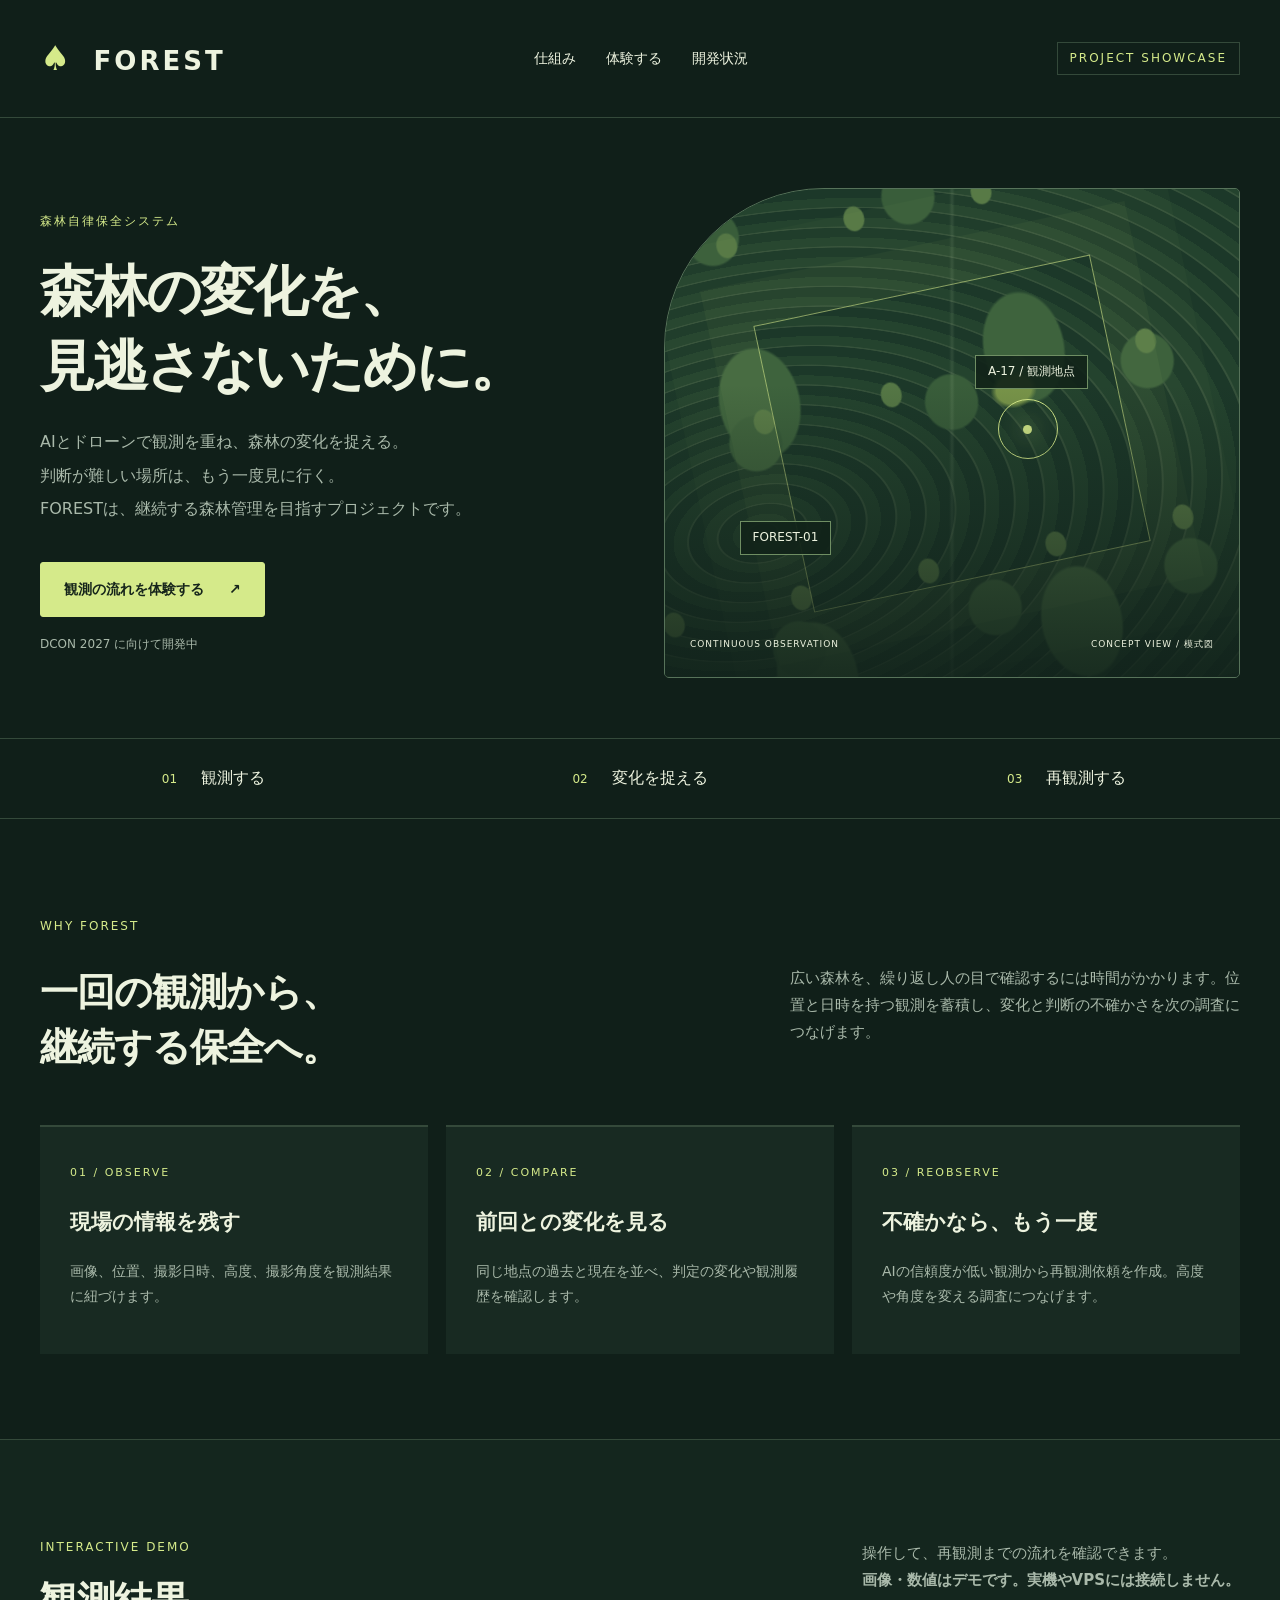
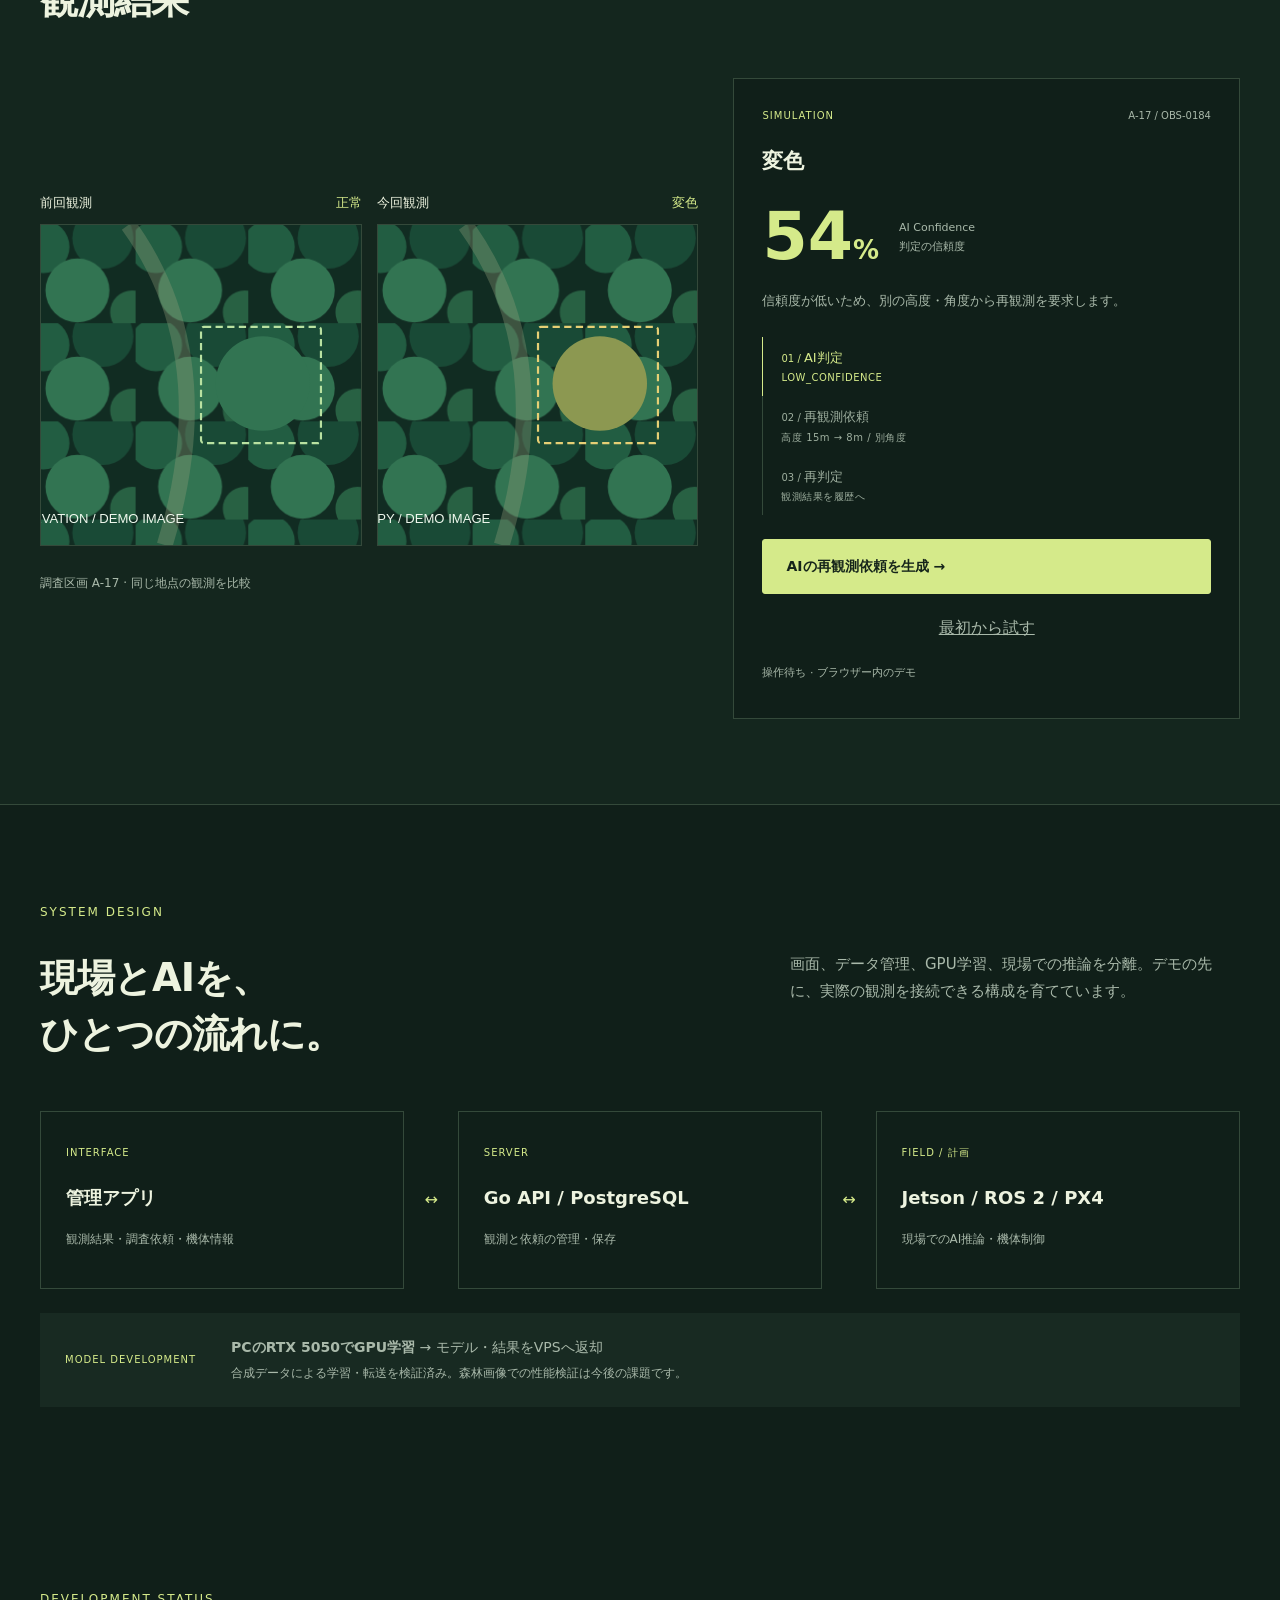
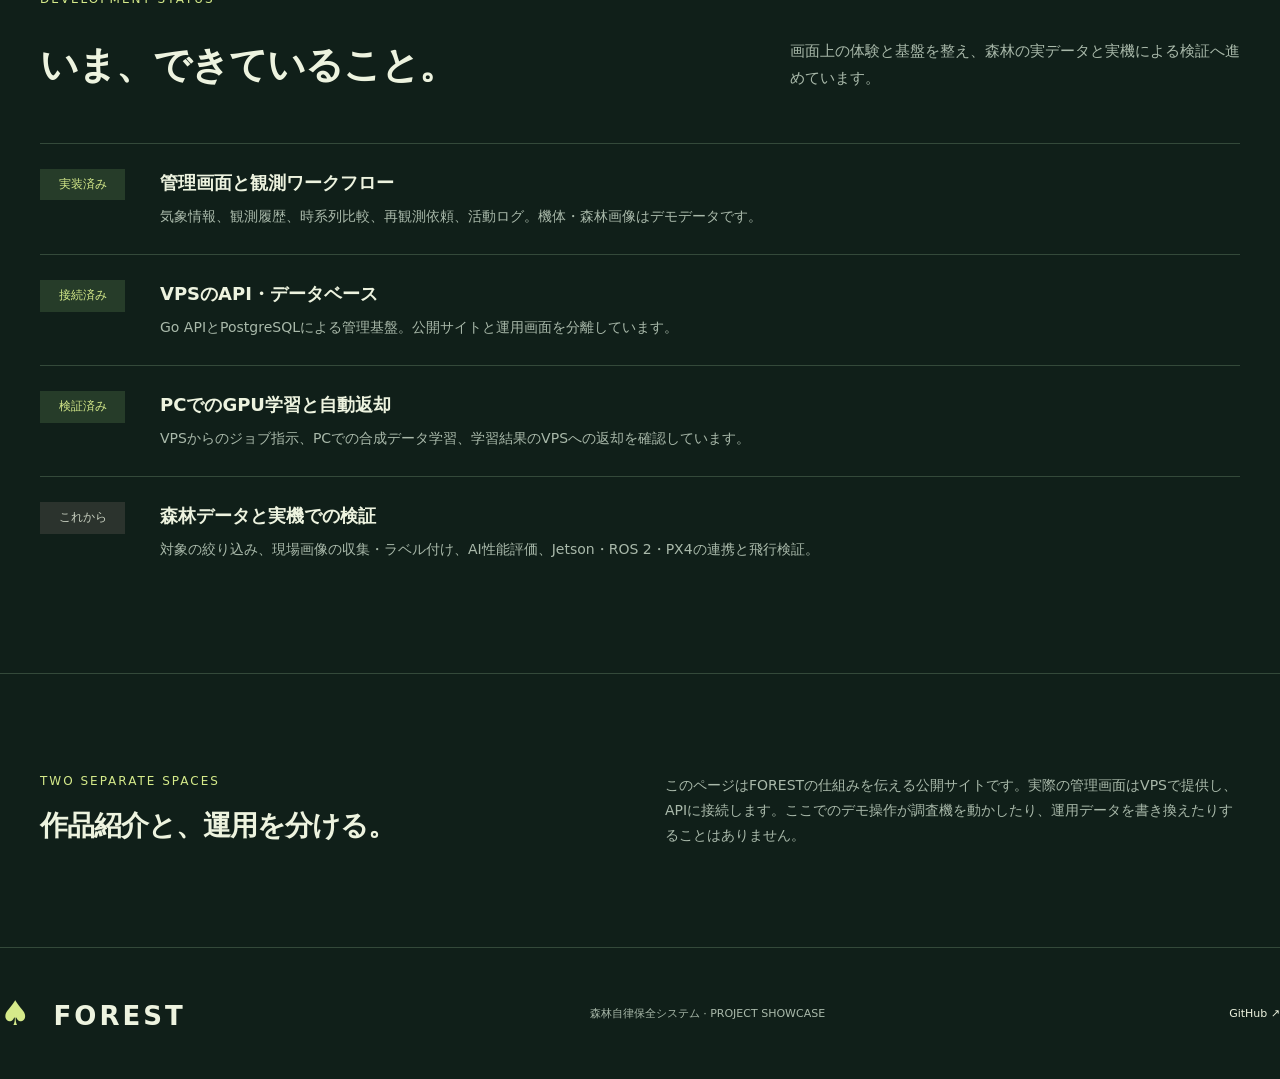
<file: forest/index.html>
<!doctype html>
<html lang="ja">
<head><meta charset="utf-8"><meta name="viewport" content="width=device-width,initial-scale=1"><meta name="theme-color" content="#101f19"><meta name="description" content="FORESTはAIとドローンによる森林自律保全システム。継続観測、時系列比較、再観測の仕組みと開発状況を紹介します。"><title>FOREST — 森林自律保全システム</title><link rel="stylesheet" href="./css/showcase.css"></head>
<body>
<a class="skip" href="#main">本文へ移動</a>
<header class="top"><a class="brand" href="./" aria-label="FOREST ホーム"><span>♠</span> FOREST</a><nav aria-label="ページ内ナビゲーション"><a href="#concept">仕組み</a><a href="#demo">体験する</a><a href="#development">開発状況</a></nav><span class="public-label">PROJECT SHOWCASE</span></header>
<main id="main">
<section class="hero"><div class="hero-copy"><p class="eyebrow">森林自律保全システム</p><h1>森林の変化を、<br>見逃さないために。</h1><p class="lead">AIとドローンで観測を重ね、森林の変化を捉える。<br>判断が難しい場所は、もう一度見に行く。<br>FORESTは、継続する森林管理を目指すプロジェクトです。</p><a class="button primary" href="#demo">観測の流れを体験する <span>↗</span></a><p class="hero-note">DCON 2027 に向けて開発中</p></div><div class="landscape" role="img" aria-label="森林区画を上空から継続観測するイメージ"><div class="terrain"></div><div class="scan"></div><span class="map-tag tag-a">A-17 / 観測地点</span><span class="map-tag tag-b">FOREST-01</span><div class="target"><span></span></div><div class="map-bottom"><span>CONTINUOUS OBSERVATION</span><span>CONCEPT VIEW / 模式図</span></div></div></section>
<div class="principles"><span>01 <strong>観測する</strong></span><span>02 <strong>変化を捉える</strong></span><span>03 <strong>再観測する</strong></span></div>
<section id="concept" class="section"><p class="eyebrow">WHY FOREST</p><div class="section-heading"><h2>一回の観測から、<br>継続する保全へ。</h2><p>広い森林を、繰り返し人の目で確認するには時間がかかります。位置と日時を持つ観測を蓄積し、変化と判断の不確かさを次の調査につなげます。</p></div><div class="cards"><article><span class="number">01 / OBSERVE</span><h3>現場の情報を残す</h3><p>画像、位置、撮影日時、高度、撮影角度を観測結果に紐づけます。</p></article><article><span class="number">02 / COMPARE</span><h3>前回との変化を見る</h3><p>同じ地点の過去と現在を並べ、判定の変化や観測履歴を確認します。</p></article><article><span class="number">03 / REOBSERVE</span><h3>不確かなら、もう一度</h3><p>AIの信頼度が低い観測から再観測依頼を作成。高度や角度を変える調査につなげます。</p></article></div></section>
<section id="demo" class="section demo-section"><div class="section-heading"><div><p class="eyebrow">INTERACTIVE DEMO</p><h2>観測結果</h2></div><p>操作して、再観測までの流れを確認できます。<br><strong>画像・数値はデモです。実機やVPSには接続しません。</strong></p></div><div class="demo-grid"><div class="comparison"><figure><figcaption>前回観測 <span>正常</span></figcaption><img src="./assets/canopy-before.svg" alt="前回観測の模式画像：緑色の樹冠" loading="lazy"></figure><figure><figcaption>今回観測 <span>変色</span></figcaption><img id="current-image" src="./assets/canopy.svg" alt="今回観測の模式画像：一部が変色した樹冠" loading="lazy"></figure><p>調査区画 A-17 · 同じ地点の観測を比較</p></div><div class="demo-control"><div class="demo-top"><span class="pill">SIMULATION</span><span>A-17 / OBS-0184</span></div><h3 id="result-label">変色</h3><div class="confidence"><strong id="confidence">54<span>%</span></strong><span>AI Confidence<br>判定の信頼度</span></div><p id="demo-description">信頼度が低いため、別の高度・角度から再観測を要求します。</p><ol class="steps"><li id="step-one" class="active">AI判定 <span>LOW_CONFIDENCE</span></li><li id="step-two">再観測依頼 <span>高度 15m → 8m / 別角度</span></li><li id="step-three">再判定 <span>観測結果を履歴へ</span></li></ol><button id="demo-action" class="button primary" type="button">AIの再観測依頼を生成 →</button><button id="demo-reset" class="reset" type="button">最初から試す</button><p id="demo-status" role="status" aria-live="polite">操作待ち · ブラウザー内のデモ</p></div></div></section>
<section class="section architecture"><p class="eyebrow">SYSTEM DESIGN</p><div class="section-heading"><h2>現場とAIを、<br>ひとつの流れに。</h2><p>画面、データ管理、GPU学習、現場での推論を分離。デモの先に、実際の観測を接続できる構成を育てています。</p></div><div class="flow"><article><small>INTERFACE</small><h3>管理アプリ</h3><p>観測結果・調査依頼・機体情報</p></article><span aria-hidden="true">↔</span><article><small>SERVER</small><h3>Go API / PostgreSQL</h3><p>観測と依頼の管理・保存</p></article><span aria-hidden="true">↔</span><article><small>FIELD / 計画</small><h3>Jetson / ROS 2 / PX4</h3><p>現場でのAI推論・機体制御</p></article></div><div class="training"><span>MODEL DEVELOPMENT</span><p><strong>PCのRTX 5050でGPU学習</strong> → モデル・結果をVPSへ返却<br><small>合成データによる学習・転送を検証済み。森林画像での性能検証は今後の課題です。</small></p></div></section>
<section id="development" class="section"><p class="eyebrow">DEVELOPMENT STATUS</p><div class="section-heading"><h2>いま、できていること。</h2><p>画面上の体験と基盤を整え、森林の実データと実機による検証へ進めています。</p></div><div class="status-list"><article><span class="state">実装済み</span><div><h3>管理画面と観測ワークフロー</h3><p>気象情報、観測履歴、時系列比較、再観測依頼、活動ログ。機体・森林画像はデモデータです。</p></div></article><article><span class="state">接続済み</span><div><h3>VPSのAPI・データベース</h3><p>Go APIとPostgreSQLによる管理基盤。公開サイトと運用画面を分離しています。</p></div></article><article><span class="state">検証済み</span><div><h3>PCでのGPU学習と自動返却</h3><p>VPSからのジョブ指示、PCでの合成データ学習、学習結果のVPSへの返却を確認しています。</p></div></article><article><span class="state planned">これから</span><div><h3>森林データと実機での検証</h3><p>対象の絞り込み、現場画像の収集・ラベル付け、AI性能評価、Jetson・ROS 2・PX4の連携と飛行検証。</p></div></article></div></section>
<section class="section distinction"><div><p class="eyebrow">TWO SEPARATE SPACES</p><h2>作品紹介と、運用を分ける。</h2></div><p>このページはFORESTの仕組みを伝える公開サイトです。実際の管理画面はVPSで提供し、APIに接続します。ここでのデモ操作が調査機を動かしたり、運用データを書き換えたりすることはありません。</p></section>
</main><footer><a class="brand" href="./"><span>♠</span> FOREST</a><p>森林自律保全システム · PROJECT SHOWCASE</p><a href="https://github.com/Le-1016/forest_dcon2027" target="_blank" rel="noopener noreferrer">GitHub ↗</a></footer><script src="./js/showcase.js" defer></script>
</body></html>
</file>
<file: forest/css/showcase.css>
:root{color-scheme:dark;--bg:#101f19;--panel:#182a22;--ink:#edf3df;--muted:#a9b9aa;--accent:#d5ea8a;--line:#34493a}*{box-sizing:border-box}html{scroll-behavior:smooth;scroll-padding-top:100px}body{margin:0;background:var(--bg);color:var(--ink);font-family:system-ui,-apple-system,"Segoe UI",sans-serif;line-height:1.8}a{color:inherit;text-decoration:none}button{font:inherit;cursor:pointer}.skip{position:absolute;top:-100px}.skip:focus{top:10px;background:var(--bg);z-index:10;padding:15px}a:focus-visible,button:focus-visible{outline:3px solid var(--accent);outline-offset:5px}.top{max-width:1360px;margin:auto;display:flex;align-items:center;justify-content:space-between;padding:28px 40px;border-bottom:1px solid var(--line);gap:20px}.brand{font-weight:800;font-size:26px;letter-spacing:3px;white-space:nowrap}.brand span{color:var(--accent);font-size:34px;margin-right:8px}.top nav{display:flex;gap:30px;font-size:14px}.public-label,.eyebrow,.number{font-size:12px;letter-spacing:2px;color:var(--accent)}.public-label{border:1px solid var(--line);padding:5px 12px}.hero{max-width:1360px;margin:auto;padding:70px 40px 60px;display:grid;grid-template-columns:1fr 1fr;gap:48px;align-items:center}h1{font-size:clamp(36px,4.3vw,66px);line-height:1.35;letter-spacing:-2px;margin:22px 0}h2{font-size:clamp(28px,3vw,42px);line-height:1.45;letter-spacing:-1px;margin:14px 0}h3{font-size:21px;line-height:1.5}p{color:var(--muted)}.lead{font-size:16px;line-height:2.1}.button{display:inline-flex;align-items:center;justify-content:space-between;gap:25px;padding:14px 23px;border:1px solid var(--accent);font-size:14px;font-weight:650;border-radius:3px}.primary{background:var(--accent);color:#15241a}.primary:hover{background:#e7f6b6}.hero .button{margin-top:20px}.hero-note{font-size:12px;margin-top:17px}.landscape{height:490px;position:relative;overflow:hidden;border:1px solid #57735a;border-radius:160px 5px 5px 5px;background:#203b2b}.terrain{position:absolute;inset:-10%;transform:rotate(-12deg);background:radial-gradient(ellipse at 60% 45%,#789449 0 3%,transparent 4%),radial-gradient(ellipse at 25% 35%,#557745 0 7%,transparent 8%),radial-gradient(ellipse at 75% 25%,#395d3a 0 12%,transparent 13%),radial-gradient(ellipse at 60% 80%,#3e633d 0 17%,transparent 18%),repeating-radial-gradient(ellipse at 20% 60%,#1c3829 0 14px,#35513a 15px 16px,#24432e 17px 30px);background-size:auto,130px 180px,200px 210px,270px 280px,100% 100%}.landscape:after{content:"";position:absolute;inset:0;background:linear-gradient(0deg,#101f19cc,transparent 60%),linear-gradient(90deg,transparent 49.5%,#a7c29822 50%,transparent 50.5%);pointer-events:none}.scan{position:absolute;inset:20%;border:1px solid #d5ea8a99;transform:rotate(-12deg);box-shadow:0 0 0 45px #d5ea8a09,0 0 0 90px #d5ea8a06}.target{position:absolute;left:58%;top:43%;width:60px;height:60px;border:1px solid var(--accent);border-radius:50%;display:grid;place-items:center}.target span{width:9px;height:9px;background:var(--accent);border-radius:50%;box-shadow:0 0 25px var(--accent)}.map-tag{position:absolute;background:#112319e6;padding:5px 12px;font-size:12px;border:1px solid #6f8e63;z-index:1}.tag-a{top:34%;left:54%}.tag-b{top:68%;left:13%}.map-bottom{position:absolute;bottom:25px;left:25px;right:25px;display:flex;justify-content:space-between;font-size:9px;letter-spacing:1px;z-index:1}.principles{max-width:1280px;margin:0 auto;display:grid;grid-template-columns:repeat(3,1fr);border-top:1px solid var(--line);border-bottom:1px solid var(--line);padding:25px 0;color:var(--accent);font-size:12px}.principles span{text-align:center}.principles strong{font-size:16px;color:var(--ink);margin-left:20px;font-weight:500}.section{max-width:1360px;margin:auto;padding:85px 40px}.section-heading{display:flex;justify-content:space-between;align-items:start;gap:60px;margin-bottom:36px}.section-heading>p{max-width:450px;font-size:15px}.cards{display:grid;grid-template-columns:repeat(3,1fr);gap:18px}.cards article{padding:30px;background:var(--panel);border-top:2px solid var(--line)}.cards p{font-size:14px}.number{font-size:11px}.demo-section{background:#14261e;border-top:1px solid var(--line);border-bottom:1px solid var(--line)}.demo-grid{display:grid;grid-template-columns:1.3fr 1fr;gap:35px}.comparison{display:grid;grid-template-columns:1fr 1fr;gap:15px;align-content:center}.comparison figure{margin:0}.comparison img{width:100%;display:block;border:1px solid var(--line);aspect-ratio:1;object-fit:cover}.comparison figcaption{font-size:13px;margin-bottom:10px;display:flex;justify-content:space-between}.comparison figcaption span{color:var(--accent)}.comparison>p{grid-column:1/-1;font-size:12px}.demo-control{background:#101f19;border:1px solid var(--line);padding:28px}.demo-top{display:flex;justify-content:space-between;gap:15px;font-size:10px;color:var(--muted)}.pill{color:var(--accent);letter-spacing:1px}.confidence{display:flex;align-items:center;gap:20px}.confidence>strong{font-size:65px;color:var(--accent);line-height:1.2}.confidence strong span{font-size:26px}.confidence>span{font-size:11px;color:var(--muted)}.demo-control>p{font-size:13px}.steps{list-style:none;padding:0;margin:24px 0;counter-reset:step}.steps li{counter-increment:step;border-left:1px solid var(--line);padding:9px 0 9px 18px;font-size:13px;color:#9dae9e}.steps li:before{content:"0" counter(step) " / ";font-size:10px}.steps li span{display:block;font-size:10px;letter-spacing:.5px}.steps li.active{border-color:var(--accent);color:var(--accent)}.demo-control .button{width:100%;gap:5px}.reset{display:block;color:var(--muted);background:transparent;border:0;text-decoration:underline;margin:15px auto;padding:5px}#demo-status{min-height:2.5em;font-size:11px;margin-bottom:0}.flow{display:flex;gap:20px;align-items:center}.flow article{flex:1;border:1px solid var(--line);padding:25px;min-height:165px}.flow small{font-size:10px;color:var(--accent);letter-spacing:1px}.flow h3{font-size:18px}.flow p{font-size:12px}.flow>span{color:var(--accent)}.training{display:flex;gap:35px;align-items:center;margin-top:24px;padding:22px 25px;background:var(--panel)}.training>span{font-size:10px;letter-spacing:1px;color:var(--accent)}.training p{margin:0;font-size:14px}.training small{font-size:12px}.status-list article{display:flex;align-items:start;gap:35px;padding:25px 0;border-top:1px solid var(--line)}.status-list h3{margin:0 0 8px;font-size:18px}.status-list p{margin:0;font-size:14px}.state{min-width:85px;text-align:center;font-size:12px;background:#263c29;color:var(--accent);padding:5px 12px}.state.planned{color:#c7cfbf;background:#2b332d}.distinction{border-top:1px solid var(--line);display:grid;grid-template-columns:1fr 1fr;gap:50px}.distinction h2{font-size:28px}.distinction>p{font-size:14px}footer{max-width:1280px;margin:0 auto;padding:35px 0;border-top:1px solid var(--line);display:flex;align-items:center;justify-content:space-between;gap:20px}footer p,footer>a:last-child{font-size:11px}@media(max-width:850px){.public-label{display:none}.hero{gap:25px}.landscape{height:380px}.section-heading{gap:30px}.demo-grid{grid-template-columns:1fr}.flow{gap:10px}.flow article{padding:16px}.flow h3{font-size:15px}footer{margin:0 25px}.training{align-items:start}}@media(max-width:600px){.top{padding:18px 20px;flex-wrap:wrap}.brand{font-size:22px}.top nav{gap:18px;font-size:12px}.hero{padding:40px 20px;grid-template-columns:1fr}.hero h1{font-size:40px}.landscape{height:330px;border-top-left-radius:90px}.principles{margin:0 20px;padding:18px 0}.principles span{font-size:10px}.principles strong{display:block;margin:3px 0;font-size:12px}.section{padding:55px 20px}.section-heading{display:block}.section-heading>p{margin-top:20px}.cards{grid-template-columns:1fr}.cards article{padding:23px}.demo-control{padding:22px}.flow{flex-direction:column;align-items:stretch}.flow>span{text-align:center;transform:rotate(90deg)}.flow article{min-height:0;padding:22px}.training{display:block}.training p{margin-top:12px}.status-list article{gap:18px}.state{min-width:72px;padding:5px 7px}.distinction{grid-template-columns:1fr;gap:5px}footer{flex-wrap:wrap;padding:25px 0}footer p{order:3;width:100%}}@media(prefers-reduced-motion:reduce){html{scroll-behavior:auto}}
</file>
